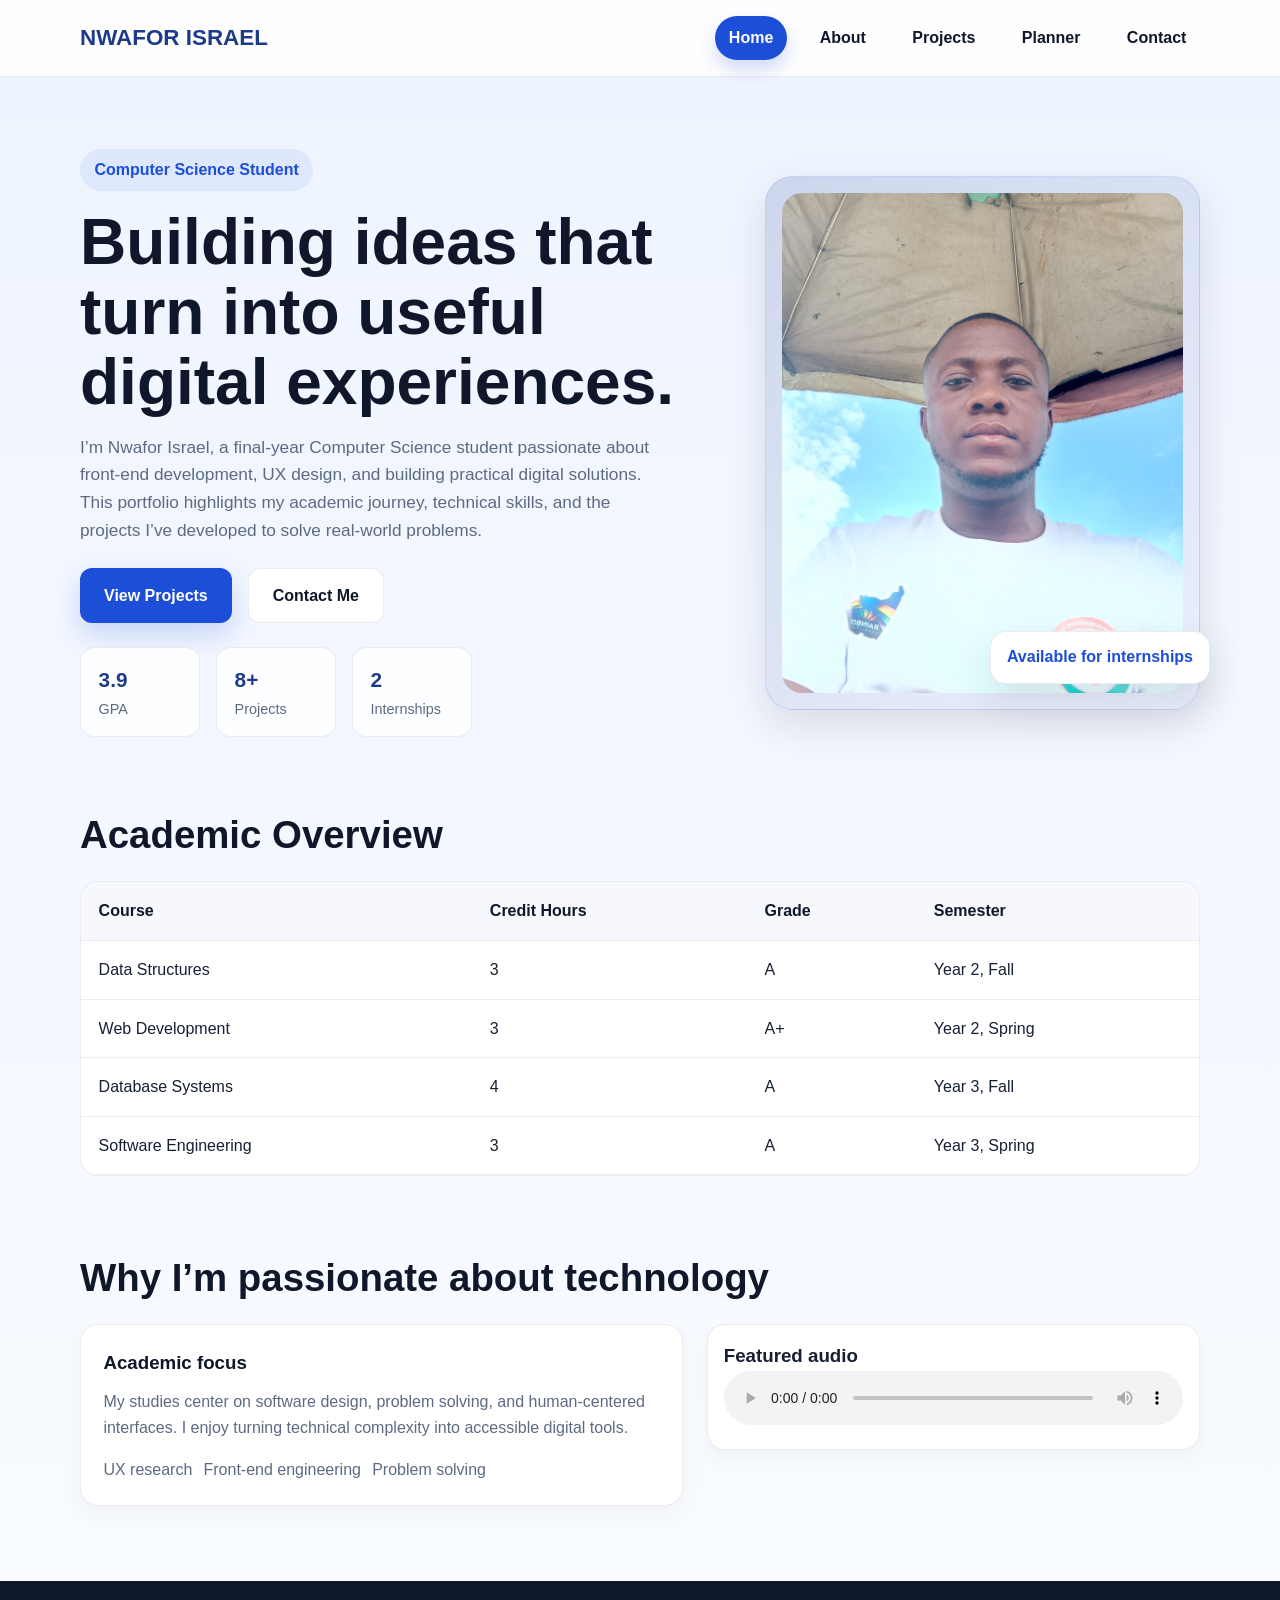
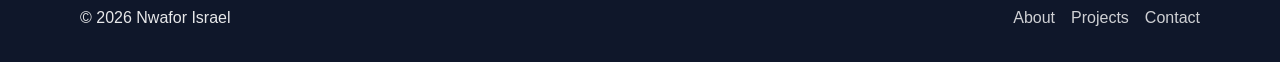
<file: index.html>
<!DOCTYPE html>
<html lang="en">
  <head>
    <meta charset="UTF-8" />
    <meta name="viewport" content="width=device-width, initial-scale=1.0" />
    <title>NWAFOR ISRAEL Student Portfolio</title>
    <meta
      name="description"
      content="Responsive student portfolio and academic management website for a university student."
    />
    <link rel="stylesheet" href="styles.css" />
  </head>
  <body>
    <header class="site-header">
      <div class="container navbar">
        <a href="pics2" class="brand">NWAFOR ISRAEL</a>
        <button class="nav-toggle" aria-label="Toggle navigation">☰</button>
        <nav class="nav-links" aria-label="Main navigation">
          <a href="index.html" class="active">Home</a>
          <a href="about.html">About</a>
          <a href="projects.html">Projects</a>
          <a href="planner.html">Planner</a>
          <a href="contact.html">Contact</a>
        </nav>
      </div>
    </header>

    <main>
      <section class="hero">
        <div class="container hero-grid">
          <div class="hero-copy">
            <span class="eyebrow">Computer Science Student</span>
            <h1>Building ideas that turn into useful digital experiences.</h1>
            <p>
              I’m Nwafor Israel, a final-year Computer Science student passionate about
              front-end development, UX design, and building practical digital solutions.
              This portfolio highlights my academic journey, technical skills, and the
              projects I’ve developed to solve real-world problems.
            </p>
            <div class="hero-actions">
              <a class="btn btn-primary" href="projects.html">View Projects</a>
              <a class="btn btn-secondary" href="contact.html">Contact Me</a>
            </div>
            <div class="quick-stats" aria-label="Academic statistics">
              <div class="stat">
                <strong>3.9</strong>
                <span>GPA</span>
              </div>
              <div class="stat">
                <strong>8+</strong>
                <span>Projects</span>
              </div>
              <div class="stat">
                <strong>2</strong>
                <span>Internships</span>
              </div>
            </div>
          </div>

          <div class="hero-visual">
            <div class="portrait-card">
              <img
                src="pics2"
                alt="Student portrait"
              />
            </div>
            <div class="badge">Available for internships</div>
          </div>
        </div>
      </section>

      <section class="section">
        <div class="container">
          <h2 class="section-title">Academic Overview</h2>
          <div class="table-wrap">
            <table>
              <thead>
                <tr>
                  <th>Course</th>
                  <th>Credit Hours</th>
                  <th>Grade</th>
                  <th>Semester</th>
                </tr>
              </thead>
              <tbody>
                <tr>
                  <td>Data Structures</td>
                  <td>3</td>
                  <td>A</td>
                  <td>Year 2, Fall</td>
                </tr>
                <tr>
                  <td>Web Development</td>
                  <td>3</td>
                  <td>A+</td>
                  <td>Year 2, Spring</td>
                </tr>
                <tr>
                  <td>Database Systems</td>
                  <td>4</td>
                  <td>A</td>
                  <td>Year 3, Fall</td>
                </tr>
                <tr>
                  <td>Software Engineering</td>
                  <td>3</td>
                  <td>A</td>
                  <td>Year 3, Spring</td>
                </tr>
              </tbody>
            </table>
          </div>
        </div>
      </section>

      <section class="section">
        <div class="container">
          <h2 class="section-title">Why I’m passionate about technology</h2>
          <div class="two-col">
            <div class="card">
              <h3>Academic focus</h3>
              <p>
                My studies center on software design, problem solving, and human-centered
                interfaces. I enjoy turning technical complexity into accessible digital tools.
              </p>
              <ul class="detail-list" style="margin-top: 1rem;">
                <li>UX research</li>
                <li>Front-end engineering</li>
                <li>Problem solving</li>
              </ul>
            </div>
            <div class="media-box">
              <h3>Featured audio</h3>
              <audio controls>
                <source src="https://www.soundhelix.com/examples/mp3/SoundHelix-Song-1.mp3" type="audio/mpeg" />
                Your browser does not support the audio element.
              </audio>
            </div>
          </div>
        </div>
      </section>
    </main>

    <footer class="site-footer">
      <div class="container footer-inner">
        <p>© <span data-year></span> Nwafor Israel</p>
        <div class="footer-links">
          <a href="about.html">About</a>
          <a href="projects.html">Projects</a>
          <a href="contact.html">Contact</a>
        </div>
      </div>
    </footer>

    <script src="script.js"></script>
  </body>
</html>
</file>
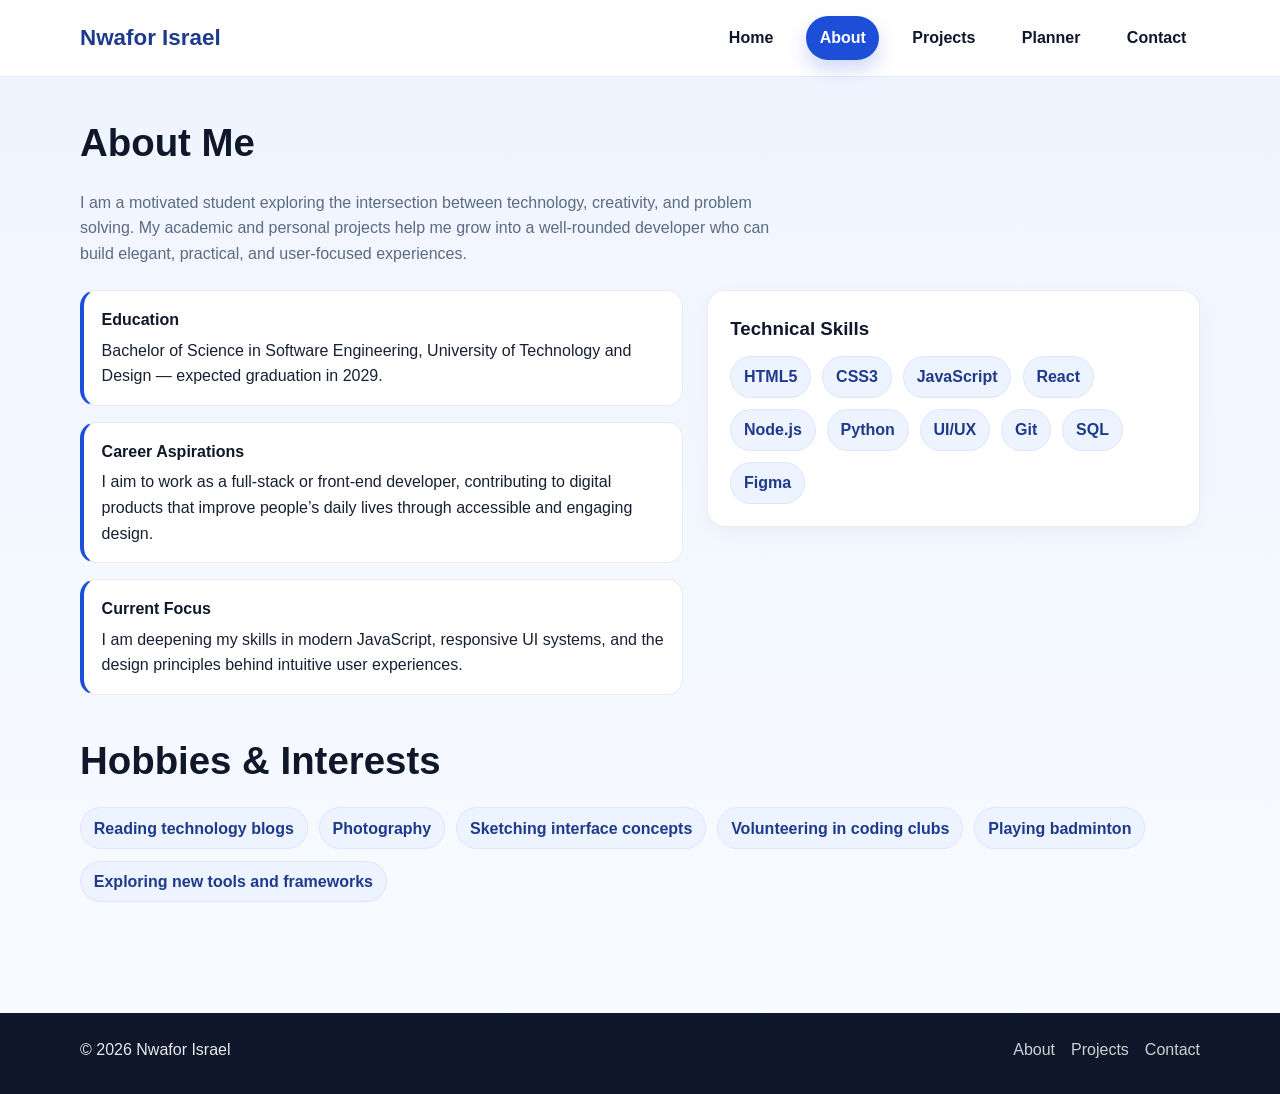
<file: about.html>
<!DOCTYPE html>
<html lang="en">
  <head>
    <meta charset="UTF-8" />
    <meta name="viewport" content="width=device-width, initial-scale=1.0" />
    <title>About Me | Nwafor Israel</title>
    <link rel="stylesheet" href="styles.css" />
  </head>
  <body>
    <header class="site-header">
      <div class="container navbar">
        <a href="ipics2" class="brand">Nwafor Israel</a>
        <button class="nav-toggle" aria-label="Toggle navigation">☰</button>
        <nav class="nav-links" aria-label="Main navigation">
          <a href="index.html">Home</a>
          <a href="about.html" class="active">About</a>
          <a href="projects.html">Projects</a>
          <a href="planner.html">Planner</a>
          <a href="contact.html">Contact</a>
        </nav>
      </div>
    </header>

    <main class="container section">
      <h1 class="section-title">About Me</h1>
      <p class="lead">
        I am a motivated student exploring the intersection between technology,
        creativity, and problem solving. My academic and personal projects help me grow
        into a well-rounded developer who can build elegant, practical, and user-focused experiences.
      </p>

      <div class="two-col">
        <div class="timeline">
          <div class="timeline-item">
            <h4>Education</h4>
            <p>
              Bachelor of Science in Software Engineering, University of Technology and Design
              — expected graduation in 2029.
            </p>
          </div>
          <div class="timeline-item">
            <h4>Career Aspirations</h4>
            <p>
              I aim to work as a full-stack or front-end developer, contributing to digital
              products that improve people’s daily lives through accessible and engaging design.
            </p>
          </div>
          <div class="timeline-item">
            <h4>Current Focus</h4>
            <p>
              I am deepening my skills in modern JavaScript, responsive UI systems, and the
              design principles behind intuitive user experiences.
            </p>
          </div>
        </div>

        <div class="card">
          <h3>Technical Skills</h3>
          <ul class="skill-list">
            <li>HTML5</li>
            <li>CSS3</li>
            <li>JavaScript</li>
            <li>React</li>
            <li>Node.js</li>
            <li>Python</li>
            <li>UI/UX</li>
            <li>Git</li>
            <li>SQL</li>
            <li>Figma</li>
          </ul>
        </div>
      </div>

      <div class="section">
        <h2 class="section-title">Hobbies & Interests</h2>
        <ul class="hobby-list">
          <li>Reading technology blogs</li>
          <li>Photography</li>
          <li>Sketching interface concepts</li>
          <li>Volunteering in coding clubs</li>
          <li>Playing badminton</li>
          <li>Exploring new tools and frameworks</li>
        </ul>
      </div>
    </main>

    <footer class="site-footer">
      <div class="container footer-inner">
        <p>© <span data-year></span> Nwafor Israel</p>
        <div class="footer-links">
          <a href="about.html">About</a>
          <a href="projects.html">Projects</a>
          <a href="contact.html">Contact</a>
        </div>
      </div>
    </footer>

    <script src="script.js"></script>
  </body>
</html>
</file>
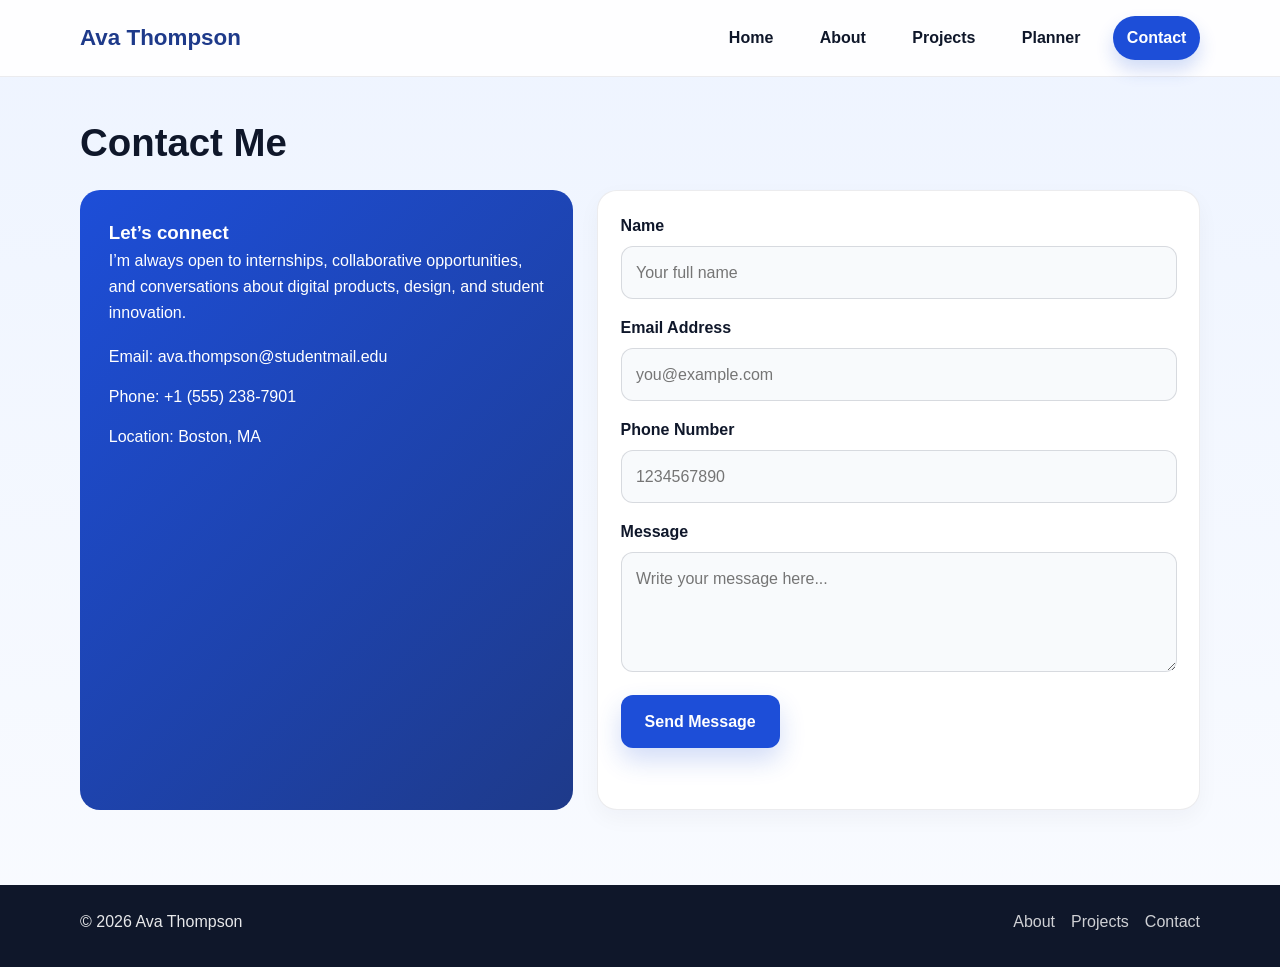
<file: contact.html>
<!DOCTYPE html>
<html lang="en">
  <head>
    <meta charset="UTF-8" />
    <meta name="viewport" content="width=device-width, initial-scale=1.0" />
    <title>Contact | Ava Thompson</title>
    <link rel="stylesheet" href="styles.css" />
  </head>
  <body>
    <header class="site-header">
      <div class="container navbar">
        <a href="index.html" class="brand">Ava Thompson</a>
        <button class="nav-toggle" aria-label="Toggle navigation">☰</button>
        <nav class="nav-links" aria-label="Main navigation">
          <a href="index.html">Home</a>
          <a href="about.html">About</a>
          <a href="projects.html">Projects</a>
          <a href="planner.html">Planner</a>
          <a href="contact.html" class="active">Contact</a>
        </nav>
      </div>
    </header>

    <main class="container section">
      <h1 class="section-title">Contact Me</h1>
      <div class="contact-grid">
        <aside class="contact-info">
          <h3>Let’s connect</h3>
          <p>
            I’m always open to internships, collaborative opportunities, and conversations about
            digital products, design, and student innovation.
          </p>
          <ul>
            <li>Email: ava.thompson@studentmail.edu</li>
            <li>Phone: +1 (555) 238-7901</li>
            <li>Location: Boston, MA</li>
          </ul>
        </aside>

        <section class="form-panel">
          <form id="contact-form" novalidate>
            <div class="form-group">
              <label for="name">Name</label>
              <input id="name" name="name" type="text" placeholder="Your full name" />
            </div>

            <div class="form-group">
              <label for="email">Email Address</label>
              <input id="email" name="email" type="email" placeholder="you@example.com" />
            </div>

            <div class="form-group">
              <label for="phone">Phone Number</label>
              <input id="phone" name="phone" type="tel" placeholder="1234567890" />
            </div>

            <div class="form-group">
              <label for="message">Message</label>
              <textarea id="message" name="message" placeholder="Write your message here..."></textarea>
            </div>

            <button type="submit" class="btn btn-primary">Send Message</button>
            <div id="form-status" class="form-status" aria-live="polite"></div>
          </form>
        </section>
      </div>
    </main>

    <footer class="site-footer">
      <div class="container footer-inner">
        <p>© <span data-year></span> Ava Thompson</p>
        <div class="footer-links">
          <a href="about.html">About</a>
          <a href="projects.html">Projects</a>
          <a href="contact.html">Contact</a>
        </div>
      </div>
    </footer>

    <script src="script.js"></script>
  </body>
</html>
</file>
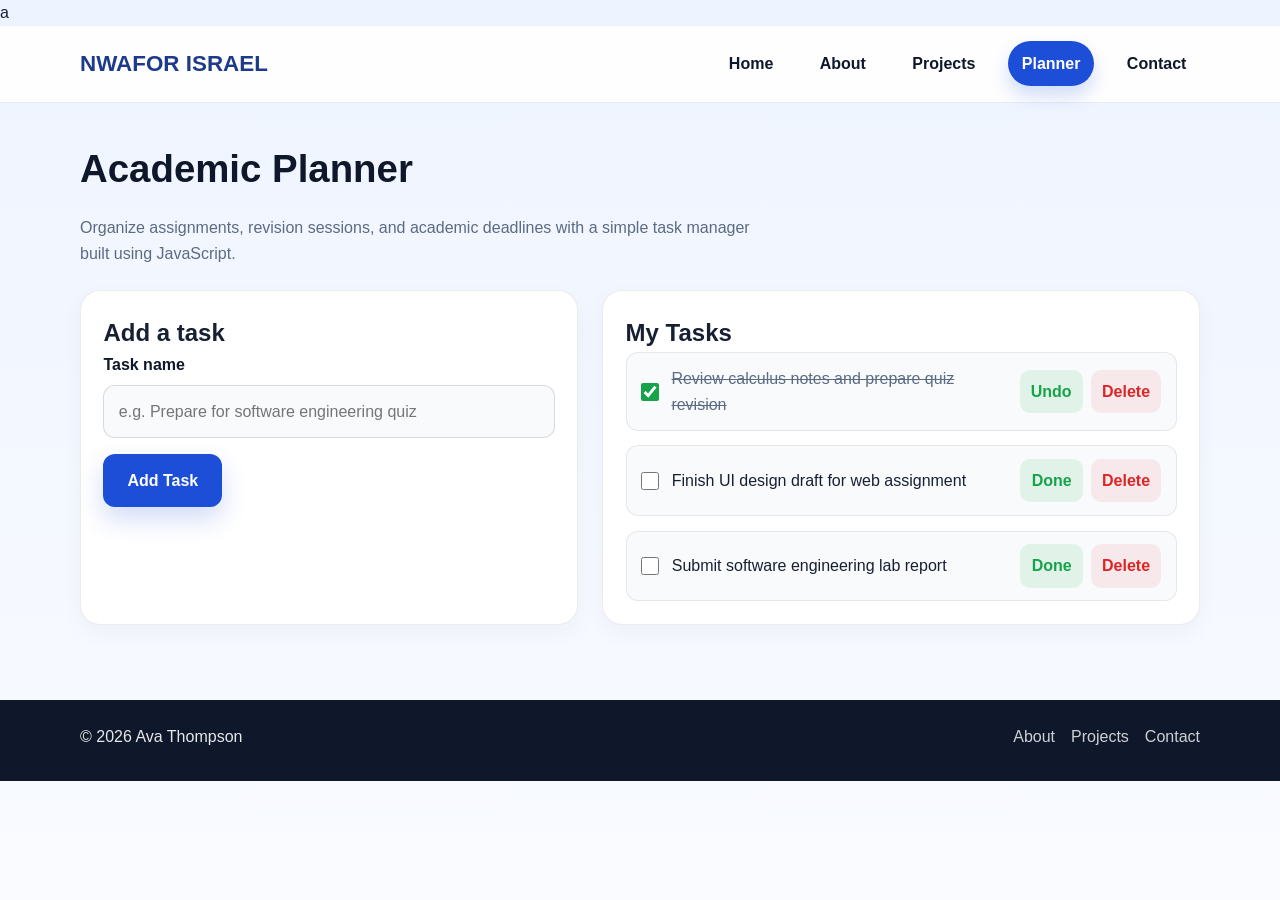
<file: planner.html>
a<!DOCTYPE html>
<html lang="en">
  <head>
    <meta charset="UTF-8" />
    <meta name="viewport" content="width=device-width, initial-scale=1.0" />
    <title>Academic Planner | Ava Thompson</title>
    <link rel="stylesheet" href="styles.css" />
  </head>
  <body>
    <header class="site-header">
      <div class="container navbar">
        <a href="index.html" class="brand">NWAFOR ISRAEL</a>
        <button class="nav-toggle" aria-label="Toggle navigation">☰</button>
        <nav class="nav-links" aria-label="Main navigation">
          <a href="index.html">Home</a>
          <a href="about.html">About</a>
          <a href="projects.html">Projects</a>
          <a href="planner.html" class="active">Planner</a>
          <a href="contact.html">Contact</a>
        </nav>
      </div>
    </header>

    <main class="container section">
      <h1 class="section-title">Academic Planner</h1>
      <p class="lead">
        Organize assignments, revision sessions, and academic deadlines with a simple
        task manager built using JavaScript.
      </p>

      <div class="planner-layout">
        <aside class="form-panel">
          <h2>Add a task</h2>
          <form id="task-form">
            <div class="form-group">
              <label for="task-input">Task name</label>
              <input
                id="task-input"
                name="task"
                type="text"
                placeholder="e.g. Prepare for software engineering quiz"
                required
              />
            </div>
            <button type="submit" class="btn btn-primary">Add Task</button>
          </form>
        </aside>

        <section class="tasks-panel" aria-live="polite">
          <h2>My Tasks</h2>
          <ul id="task-list" class="task-list"></ul>
          <p id="empty-state" class="empty-state">No tasks yet. Add your next academic goal.</p>
        </section>
      </div>
    </main>

    <footer class="site-footer">
      <div class="container footer-inner">
        <p>© <span data-year></span> Ava Thompson</p>
        <div class="footer-links">
          <a href="about.html">About</a>
          <a href="projects.html">Projects</a>
          <a href="contact.html">Contact</a>
        </div>
      </div>
    </footer>

    <script src="script.js"></script>
  </body>
</html>
</file>
<file: styles.css>
:root {
  --bg: #f4f7fb;
  --panel: #ffffff;
  --panel-alt: #edf3ff;
  --primary: #1d4ed8;
  --primary-dark: #1e3a8a;
  --secondary: #0f172a;
  --text: #172033;
  --muted: #5c6b82;
  --success: #16a34a;
  --warning: #f59e0b;
  --danger: #dc2626;
  --border: rgba(15, 23, 42, 0.08);
  --shadow: 0 16px 40px rgba(23, 32, 51, 0.12);
}

* {
  box-sizing: border-box;
  margin: 0;
  padding: 0;
}

html {
  scroll-behavior: smooth;
}

body {
  font-family: Arial, Helvetica, sans-serif;
  background: linear-gradient(180deg, #eef4ff 0%, #f9fbff 100%);
  color: var(--text);
  line-height: 1.6;
}

a {
  color: inherit;
  text-decoration: none;
}

img {
  max-width: 100%;
  display: block;
}

button,
input,
textarea {
  font: inherit;
}

.container {
  width: min(1120px, calc(100% - 2rem));
  margin: 0 auto;
}

.site-header {
  position: sticky;
  top: 0;
  z-index: 20;
  background: rgba(255, 255, 255, 0.9);
  backdrop-filter: blur(10px);
  border-bottom: 1px solid var(--border);
}

.navbar {
  display: flex;
  align-items: center;
  justify-content: space-between;
  min-height: 76px;
  gap: 1rem;
}

.brand {
  font-size: 1.4rem;
  font-weight: 700;
  color: var(--primary-dark);
}

.nav-links {
  display: flex;
  justify-content: center;
  align-items: center;
  gap: 1.2rem;
}

.nav-links a {
  padding: 0.6rem 0.85rem;
  border-radius: 999px;
  transition: all 0.25s ease;
  color: var(--secondary);
  font-weight: 600;
}

.nav-links a:hover,
.nav-links a.active {
  background: var(--primary);
  color: white;
  box-shadow: 0 10px 18px rgba(29, 78, 216, 0.2);
}

.nav-toggle {
  display: none;
  background: var(--panel-alt);
  border: 1px solid var(--border);
  border-radius: 10px;
  width: 44px;
  height: 44px;
  cursor: pointer;
}

.hero {
  padding: 4.5rem 0 2rem;
}

.hero-grid {
  display: grid;
  grid-template-columns: 1.2fr 0.8fr;
  align-items: center;
  gap: 2rem;
}

.hero-copy {
  padding-right: 1rem;
}

.eyebrow {
  display: inline-block;
  background: rgba(29, 78, 216, 0.08);
  color: var(--primary);
  padding: 0.5rem 0.9rem;
  border-radius: 999px;
  font-weight: 700;
  margin-bottom: 1rem;
}

.hero-copy h1 {
  font-size: clamp(2.3rem, 5vw, 4rem);
  line-height: 1.1;
  margin-bottom: 1rem;
  color: var(--secondary);
}

.hero-copy p {
  color: var(--muted);
  font-size: 1.08rem;
  margin-bottom: 1.5rem;
  max-width: 60ch;
}

.hero-actions {
  display: flex;
  flex-wrap: wrap;
  gap: 1rem;
  margin-bottom: 1.5rem;
}

.btn {
  display: inline-flex;
  justify-content: center;
  align-items: center;
  padding: 0.85rem 1.5rem;
  border-radius: 12px;
  border: none;
  font-weight: 700;
  transition: transform 0.22s ease, box-shadow 0.22s ease;
  cursor: pointer;
}

.btn:hover {
  transform: translateY(-2px);
}

.btn-primary {
  background: var(--primary);
  color: white;
  box-shadow: 0 12px 26px rgba(29, 78, 216, 0.2);
}

.btn-secondary {
  background: white;
  color: var(--secondary);
  border: 1px solid var(--border);
}

.quick-stats {
  display: flex;
  flex-wrap: wrap;
  gap: 1rem;
}

.stat {
  background: rgba(255, 255, 255, 0.8);
  border: 1px solid var(--border);
  border-radius: 14px;
  padding: 0.9rem 1.1rem;
  min-width: 120px;
}

.stat strong {
  display: block;
  font-size: 1.3rem;
  color: var(--primary-dark);
}

.stat span {
  color: var(--muted);
  font-size: 0.9rem;
}

.hero-visual {
  position: relative;
}

.portrait-card {
  background: linear-gradient(135deg, rgba(30, 58, 138, 0.16), rgba(29, 78, 216, 0.04));
  border: 1px solid rgba(29, 78, 216, 0.12);
  border-radius: 28px;
  padding: 1rem;
  box-shadow: var(--shadow);
}

.portrait-card img {
  width: 100%;
  height: 500px;
  object-fit: cover;
  border-radius: 20px;
}

.badge {
  position: absolute;
  right: -10px;
  bottom: 26px;
  background: white;
  border: 1px solid var(--border);
  border-radius: 16px;
  padding: 0.8rem 1rem;
  box-shadow: var(--shadow);
  font-weight: 700;
  color: var(--primary);
}

.section {
  padding: 2.2rem 0;
}

.section-title {
  font-size: clamp(1.8rem, 3vw, 2.5rem);
  margin-bottom: 1rem;
  color: var(--secondary);
}

.lead {
  color: var(--muted);
  max-width: 700px;
  margin-bottom: 1.5rem;
}

.card-grid {
  display: grid;
  grid-template-columns: repeat(3, minmax(0, 1fr));
  gap: 1.4rem;
}

.card {
  background: var(--panel);
  border: 1px solid var(--border);
  border-radius: 18px;
  padding: 1.4rem;
  box-shadow: 0 8px 22px rgba(15, 23, 42, 0.04);
  transition: transform 0.25s ease, box-shadow 0.25s ease;
}

.card:hover {
  transform: translateY(-4px);
  box-shadow: var(--shadow);
}

.card h3 {
  margin-bottom: 0.75rem;
  color: var(--secondary);
}

.card p,
.card li {
  color: var(--muted);
}

.skill-list,
.hobby-list,
.detail-list {
  list-style: none;
  display: flex;
  flex-wrap: wrap;
  gap: 0.7rem;
}

.skill-list li,
.hobby-list li {
  background: var(--panel-alt);
  color: var(--primary-dark);
  border: 1px solid rgba(29, 78, 216, 0.08);
  border-radius: 999px;
  padding: 0.45rem 0.8rem;
  font-weight: 600;
}

.table-wrap {
  overflow-x: auto;
  background: var(--panel);
  border-radius: 18px;
  border: 1px solid var(--border);
}

.table-wrap table {
  width: 100%;
  border-collapse: collapse;
}

.table-wrap th,
.table-wrap td {
  padding: 1rem 1.1rem;
  border-bottom: 1px solid rgba(15, 23, 42, 0.08);
  text-align: left;
}

.table-wrap th {
  background: rgba(29, 78, 216, 0.04);
  color: var(--secondary);
}

.media-box {
  background: var(--panel);
  border: 1px solid var(--border);
  border-radius: 18px;
  padding: 1rem;
  box-shadow: 0 8px 18px rgba(15, 23, 42, 0.04);
}

.media-box audio {
  width: 100%;
}

.two-col {
  display: grid;
  grid-template-columns: 1.1fr 0.9fr;
  gap: 1.5rem;
  align-items: start;
}

.timeline {
  display: grid;
  gap: 1rem;
}

.timeline-item {
  position: relative;
  background: var(--panel);
  border: 1px solid var(--border);
  border-left: 4px solid var(--primary);
  border-radius: 16px;
  padding: 1rem 1.1rem;
}

.timeline-item h4 {
  margin-bottom: 0.3rem;
  color: var(--secondary);
}

.project-grid {
  display: grid;
  grid-template-columns: repeat(3, minmax(0, 1fr));
  gap: 1.5rem;
}

.project-card {
  overflow: hidden;
  display: flex;
  flex-direction: column;
}

.project-card img {
  width: 100%;
  height: 220px;
  object-fit: cover;
}

.project-card-content {
  padding: 1.2rem;
}

.project-card-content p {
  color: var(--muted);
  margin-bottom: 1rem;
}

.project-meta {
  display: flex;
  justify-content: space-between;
  align-items: center;
  color: var(--primary-dark);
  font-weight: 700;
}

.tag {
  display: inline-block;
  margin-top: 0.8rem;
  font-size: 0.82rem;
  background: rgba(22, 163, 74, 0.08);
  color: var(--success);
  padding: 0.38rem 0.7rem;
  border-radius: 999px;
  font-weight: 700;
}

.planner-layout {
  display: grid;
  grid-template-columns: 1fr 1.2fr;
  gap: 1.5rem;
}

.form-panel,
.tasks-panel {
  background: var(--panel);
  border: 1px solid var(--border);
  border-radius: 20px;
  padding: 1.4rem;
  box-shadow: 0 8px 22px rgba(15, 23, 42, 0.04);
}

.form-group {
  margin-bottom: 1rem;
}

.form-group label {
  display: block;
  margin-bottom: 0.45rem;
  font-weight: 700;
  color: var(--secondary);
}

.form-group input,
.form-group textarea {
  width: 100%;
  border: 1px solid rgba(15, 23, 42, 0.14);
  border-radius: 12px;
  padding: 0.8rem 0.9rem;
  background: #f8fafc;
}

.form-group textarea {
  min-height: 120px;
  resize: vertical;
}

.task-list {
  display: grid;
  gap: 0.9rem;
}

.task-item {
  display: flex;
  align-items: center;
  justify-content: space-between;
  gap: 0.8rem;
  padding: 0.8rem 0.9rem;
  background: #f8fafc;
  border: 1px solid var(--border);
  border-radius: 12px;
}

.task-item.completed .task-text {
  text-decoration: line-through;
  color: var(--muted);
}

.task-main {
  display: flex;
  align-items: center;
  gap: 0.8rem;
  flex: 1;
}

.task-main input[type='checkbox'] {
  width: 18px;
  height: 18px;
  accent-color: var(--success);
}

.task-actions {
  display: flex;
  gap: 0.5rem;
}

.icon-btn {
  border: none;
  border-radius: 10px;
  padding: 0.55rem 0.7rem;
  cursor: pointer;
  font-weight: 700;
}

.icon-btn.complete {
  background: rgba(22, 163, 74, 0.1);
  color: var(--success);
}

.icon-btn.delete {
  background: rgba(220, 38, 38, 0.08);
  color: var(--danger);
}

.empty-state {
  color: var(--muted);
  font-style: italic;
  padding: 1rem 0;
}

.contact-grid {
  display: grid;
  grid-template-columns: 0.9fr 1.1fr;
  gap: 1.5rem;
}

.contact-info {
  background: linear-gradient(135deg, var(--primary), var(--primary-dark));
  color: white;
  border-radius: 20px;
  padding: 1.8rem;
}

.contact-info h3,
.contact-info p,
.contact-info li {
  color: white;
}

.contact-info ul {
  list-style: none;
  margin-top: 1.2rem;
  display: grid;
  gap: 0.9rem;
}

.form-status {
  margin-top: 0.9rem;
  font-weight: 700;
  color: var(--success);
  min-height: 1.5em;
}

.error-text {
  color: var(--danger);
  font-size: 0.9rem;
  margin-top: 0.35rem;
  display: none;
}

.input-error {
  border-color: rgba(220, 38, 38, 0.7) !important;
  background: #fff5f5 !important;
}

.site-footer {
  background: var(--secondary);
  color: rgba(255, 255, 255, 0.9);
  padding: 1.5rem 0 2rem;
  margin-top: 2.5rem;
}

.footer-inner {
  display: flex;
  justify-content: space-between;
  gap: 1rem;
  align-items: center;
  flex-wrap: wrap;
}

.footer-links {
  display: flex;
  gap: 1rem;
  flex-wrap: wrap;
}

.footer-links a {
  color: rgba(255, 255, 255, 0.8);
}

@media (max-width: 900px) {
  .hero-grid,
  .two-col,
  .planner-layout,
  .contact-grid,
  .project-grid,
  .card-grid {
    grid-template-columns: 1fr;
  }

  .nav-toggle {
    display: inline-flex;
    align-items: center;
    justify-content: center;
  }

  .nav-links {
    position: absolute;
    top: 76px;
    left: 0;
    right: 0;
    background: rgba(255, 255, 255, 0.96);
    border-bottom: 1px solid var(--border);
    flex-direction: column;
    padding: 1rem 0;
    display: none;
  }

  .nav-links.open {
    display: flex;
  }
}

@media (max-width: 600px) {
  .hero {
    padding-top: 3.5rem;
  }

  .hero-copy h1 {
    font-size: 2.3rem;
  }

  .hero-actions {
    flex-direction: column;
    align-items: stretch;
  }

  .btn {
    width: 100%;
  }

  .quick-stats {
    flex-direction: column;
  }
}
</file>
